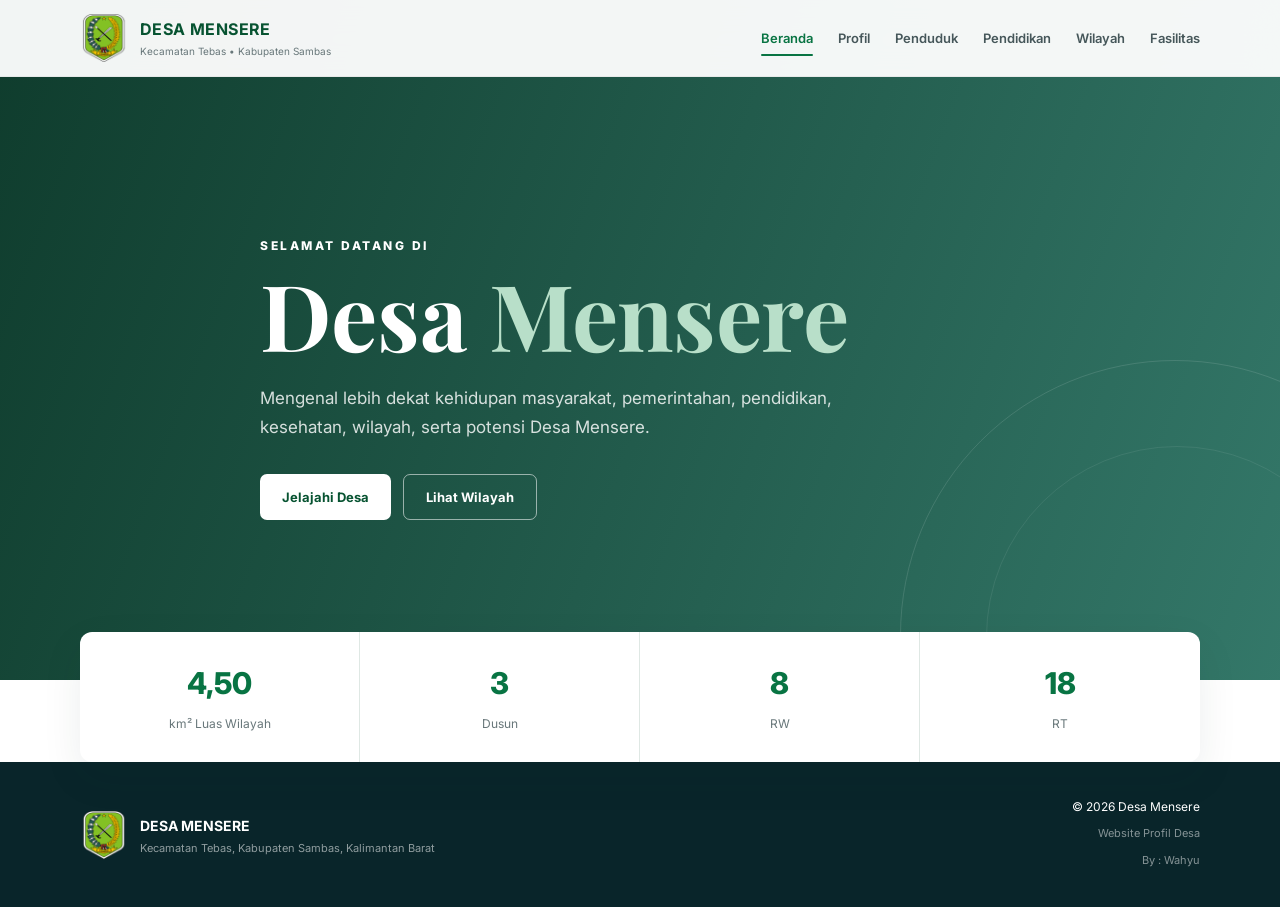
<file: index.html>
<!DOCTYPE html>
<html lang="id">
<head>
<meta charset="utf-8"/>
<meta content="width=device-width, initial-scale=1.0" name="viewport"/>
<meta content="Website Profil Desa Mensere, Kecamatan Tebas, Kabupaten Sambas, Kalimantan Barat" name="description"/>
<title>Desa Mensere | Beranda</title>
<!-- Google Font -->
<link href="https://fonts.googleapis.com" rel="preconnect"/>
<link crossorigin="" href="https://fonts.gstatic.com" rel="preconnect"/>
<link href="https://fonts.googleapis.com/css2?family=Inter:wght@400;500;600;700;800&amp;family=Playfair+Display:wght@600;700&amp;display=swap" rel="stylesheet"/>
<!-- Leaflet Map -->

<!-- CSS -->
<link href="style.css" rel="stylesheet"/>
</head>
<body>
<header class="header" id="header">
<div class="container nav">
<a class="brand" href="index.html">
<img alt="Logo Desa Mensere" src="images/mensere.png"/>
<div class="brand-text">
<strong>DESA MENSERE</strong>
<span>Kecamatan Tebas • Kabupaten Sambas</span>
</div>
</a>
<button aria-label="Menu" class="menu-toggle" id="menuToggle">

            ☰

        </button>
<nav class="nav-links" id="navLinks">
<a href="index.html">Beranda</a>
<a href="profil.html">Profil</a>
<a href="penduduk.html">Penduduk</a>
<a href="pendidikan.html">Pendidikan</a>
<a href="wilayah.html">Wilayah</a>
<a href="fasilitas.html">Fasilitas</a>
</nav>
</div>
</header>
<main>
<section class="hero" id="beranda">
<div class="hero-pattern"></div>
<div class="container hero-content">
<p class="eyebrow">
            SELAMAT DATANG DI
        </p>
<h1>
            Desa <span>Mensere</span>
</h1>
<p class="hero-description">

            Mengenal lebih dekat kehidupan masyarakat,
            pemerintahan, pendidikan, kesehatan,
            wilayah, serta potensi Desa Mensere.

        </p>
<div class="hero-buttons">
<a class="btn btn-primary" href="profil.html">
                Jelajahi Desa
            </a>
<a class="btn btn-outline" href="wilayah.html">
                Lihat Wilayah
            </a>
</div>
</div>
</section>
<section class="quick-stats">
<div class="container stats-grid">
<div class="stat-card">
<strong>4,50</strong>
<span>
                km² Luas Wilayah
            </span>
</div>
<div class="stat-card">
<strong>3</strong>
<span>
                Dusun
            </span>
</div>
<div class="stat-card">
<strong>8</strong>
<span>
                RW
            </span>
</div>
<div class="stat-card">
<strong>18</strong>
<span>
                RT
            </span>
</div>
</div>
</section>
</main>
<footer class="footer">
<div class="container footer-content">
<div class="footer-brand">
<img alt="Logo Desa Mensere" src="images/mensere.png"/>
<div>
<strong>
                    DESA MENSERE
                </strong>
<p>
                    Kecamatan Tebas,
                    Kabupaten Sambas,
                    Kalimantan Barat
                </p>
</div>
</div>
<div class="footer-right">
<p>
                © 2026 Desa Mensere
            </p>
<span>
                Website Profil Desa<br/> By : Wahyu
            </span>
</div>
</div>
</footer>
<script src="script.js"></script>
</body>
</html>
</file>
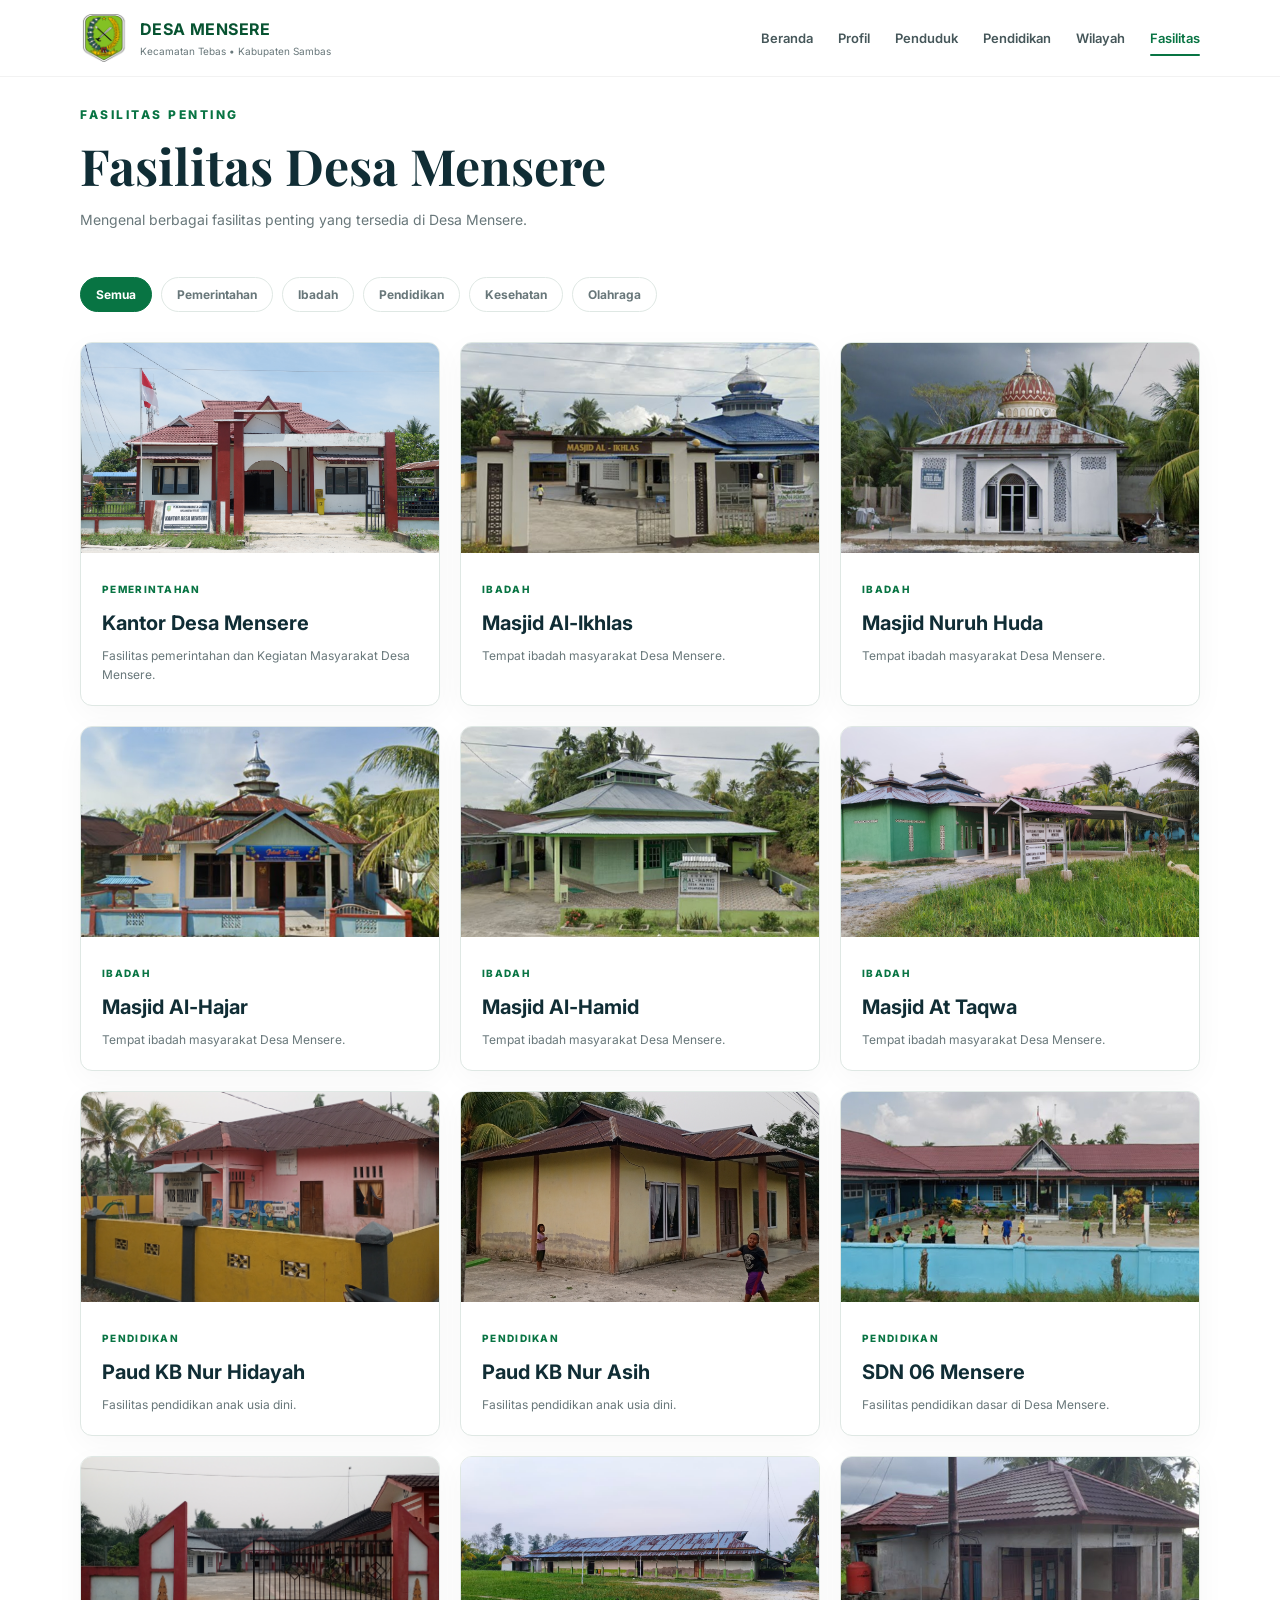
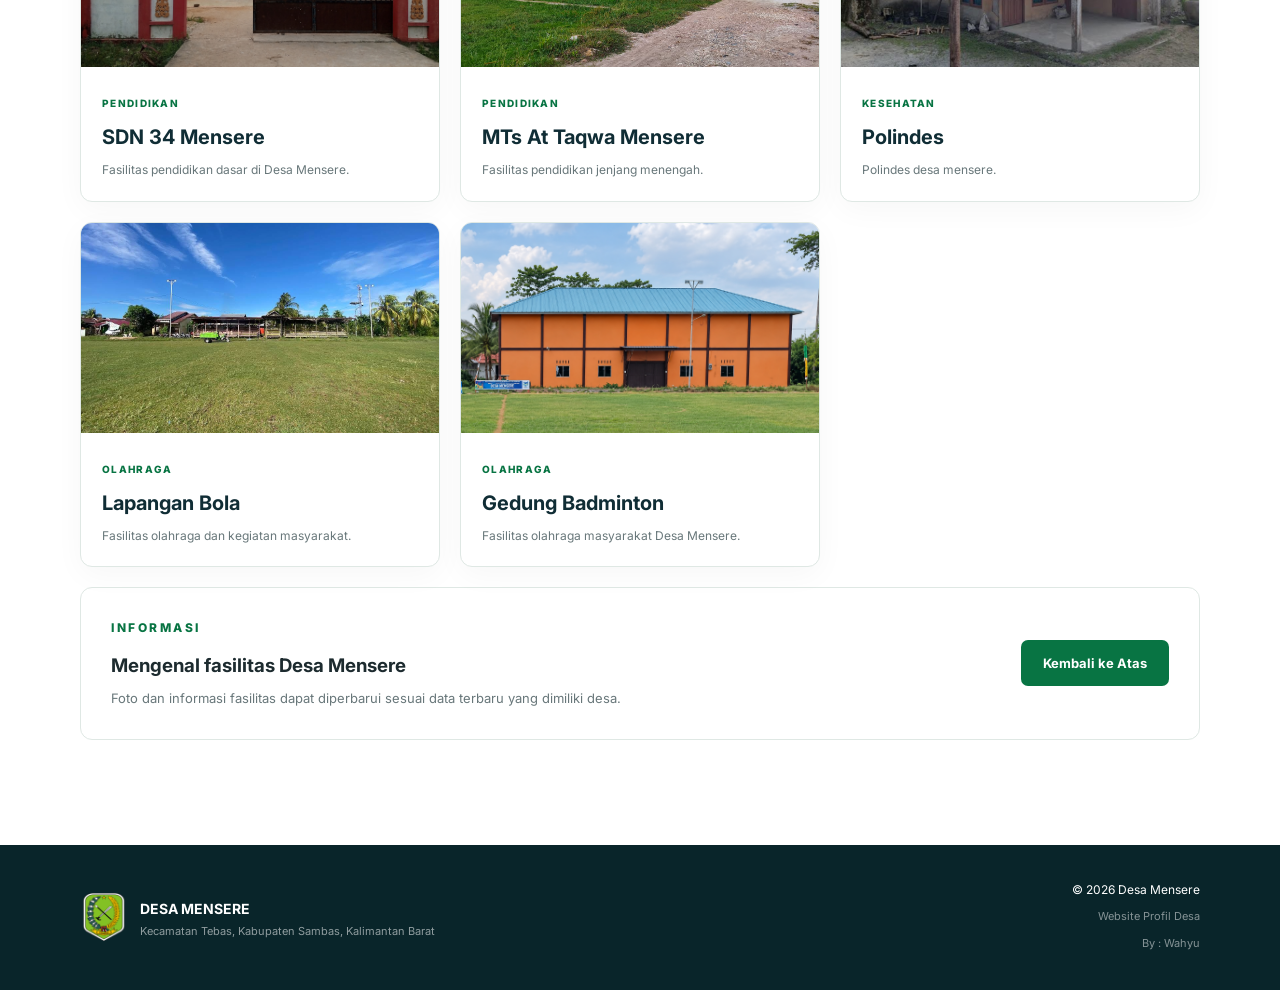
<file: fasilitas.html>
<!DOCTYPE html>
<html lang="id">
<head>
<meta charset="utf-8"/>
<meta content="width=device-width, initial-scale=1.0" name="viewport"/>
<meta content="Website Profil Desa Mensere, Kecamatan Tebas, Kabupaten Sambas, Kalimantan Barat" name="description"/>
<title>Desa Mensere | Fasilitas Desa</title>
<!-- Google Font -->
<link href="https://fonts.googleapis.com" rel="preconnect"/>
<link crossorigin="" href="https://fonts.gstatic.com" rel="preconnect"/>
<link href="https://fonts.googleapis.com/css2?family=Inter:wght@400;500;600;700;800&amp;family=Playfair+Display:wght@600;700&amp;display=swap" rel="stylesheet"/>
<!-- Leaflet Map -->

<!-- CSS -->
<link href="style.css" rel="stylesheet"/>
</head>
<body>
<header class="header" id="header">
<div class="container nav">
<a class="brand" href="index.html">
<img alt="Logo Desa Mensere" src="images/mensere.png"/>
<div class="brand-text">
<strong>DESA MENSERE</strong>
<span>Kecamatan Tebas • Kabupaten Sambas</span>
</div>
</a>
<button aria-label="Menu" class="menu-toggle" id="menuToggle">

            ☰

        </button>
<nav class="nav-links" id="navLinks">
<a href="index.html">Beranda</a>
<a href="profil.html">Profil</a>
<a href="penduduk.html">Penduduk</a>
<a href="pendidikan.html">Pendidikan</a>
<a href="wilayah.html">Wilayah</a>
<a href="fasilitas.html">Fasilitas</a>
</nav>
</div>
</header>
<main>
<section class="section" id="fasilitas">
<div class="container">
<div class="section-heading">
<p class="eyebrow green">FASILITAS PENTING</p>
<h2>Fasilitas Desa Mensere</h2>
<p>Mengenal berbagai fasilitas penting yang tersedia di Desa Mensere.</p>
</div>
<div aria-label="Filter fasilitas" class="facility-filters" role="group">
<button class="facility-filter active" data-filter="all">Semua</button>
<button class="facility-filter" data-filter="pemerintahan">Pemerintahan</button>
<button class="facility-filter" data-filter="ibadah">Ibadah</button>
<button class="facility-filter" data-filter="pendidikan">Pendidikan</button>
<button class="facility-filter" data-filter="kesehatan">Kesehatan</button>
<button class="facility-filter" data-filter="olahraga">Olahraga</button>
</div>
<div class="facility-photo-grid">
<article class="facility-photo-card" data-category="pemerintahan">
<div class="facility-photo-wrap">
<img alt="Kantor Desa Desa Mensere" loading="lazy" src="images/kantor-desa.jpg"/>
</div>
<div class="facility-photo-content">
<span class="facility-category">PEMERINTAHAN</span>
<h3>Kantor Desa Mensere</h3>
<p>Fasilitas pemerintahan dan Kegiatan Masyarakat Desa Mensere.</p>
</div>
</article>
<article class="facility-photo-card" data-category="ibadah">
<div class="facility-photo-wrap">
<img alt="Masjid Al-Ikhlas Desa Mensere" loading="lazy" src="images/mesjid1.jpg"/>
</div>
<div class="facility-photo-content">
<span class="facility-category">IBADAH</span>
<h3>Masjid Al-Ikhlas</h3>
<p>Tempat ibadah masyarakat Desa Mensere.</p>
</div>
</article>
<article class="facility-photo-card" data-category="ibadah">
<div class="facility-photo-wrap">
<img alt="Masjid 2 Desa Mensere" loading="lazy" src="images/mesjid2.jpg"/>
</div>
<div class="facility-photo-content">
<span class="facility-category">IBADAH</span>
<h3>Masjid Nuruh Huda</h3>
<p>Tempat ibadah masyarakat Desa Mensere.</p>
</div>
</article>
<article class="facility-photo-card" data-category="ibadah">
<div class="facility-photo-wrap">
<img alt="Masjid 3 Desa Mensere" loading="lazy" src="images/mesjid3.jpg"/>
</div>
<div class="facility-photo-content">
<span class="facility-category">IBADAH</span>
<h3>Masjid Al-Hajar</h3>
<p>Tempat ibadah masyarakat Desa Mensere.</p>
</div>
</article>
<article class="facility-photo-card" data-category="ibadah">
<div class="facility-photo-wrap">
<img alt="Masjid 4 Desa Mensere" loading="lazy" src="images/mesjid4.jpg"/>
</div>
<div class="facility-photo-content">
<span class="facility-category">IBADAH</span>
<h3>Masjid Al-Hamid</h3>
<p>Tempat ibadah masyarakat Desa Mensere.</p>
</div>
</article>
<article class="facility-photo-card" data-category="ibadah">
<div class="facility-photo-wrap">
<img alt="Masjid 5 Desa Mensere" loading="lazy" src="images/mesjid5.jpg"/>
</div>
<div class="facility-photo-content">
<span class="facility-category">IBADAH</span>
<h3>Masjid At Taqwa</h3>
<p>Tempat ibadah masyarakat Desa Mensere.</p>
</div>
</article>
<article class="facility-photo-card" data-category="pendidikan">
<div class="facility-photo-wrap">
<img alt="PAUD 1 Desa Mensere" loading="lazy" src="images/paud1.jpg"/>
</div>
<div class="facility-photo-content">
<span class="facility-category">PENDIDIKAN</span>
<h3>Paud KB Nur Hidayah</h3>
<p>Fasilitas pendidikan anak usia dini.</p>
</div>
</article>
<article class="facility-photo-card" data-category="pendidikan">
<div class="facility-photo-wrap">
<img alt="PAUD 2 Desa Mensere" loading="lazy" src="images/paud2.jpg"/>
</div>
<div class="facility-photo-content">
<span class="facility-category">PENDIDIKAN</span>
<h3>Paud KB Nur Asih</h3>
<p>Fasilitas pendidikan anak usia dini.</p>
</div>
</article>
<article class="facility-photo-card" data-category="pendidikan">
<div class="facility-photo-wrap">
<img alt="SD 1 Desa Mensere" loading="lazy" src="images/sd1.jpg"/>
</div>
<div class="facility-photo-content">
<span class="facility-category">PENDIDIKAN</span>
<h3>SDN 06 Mensere</h3>
<p>Fasilitas pendidikan dasar di Desa Mensere.</p>
</div>
</article>
<article class="facility-photo-card" data-category="pendidikan">
<div class="facility-photo-wrap">
<img alt="SD 2 Desa Mensere" loading="lazy" src="images/sd2.jpg"/>
</div>
<div class="facility-photo-content">
<span class="facility-category">PENDIDIKAN</span>
<h3>SDN 34 Mensere</h3>
<p>Fasilitas pendidikan dasar di Desa Mensere.</p>
</div>
</article>
<article class="facility-photo-card" data-category="pendidikan">
<div class="facility-photo-wrap">
<img alt="MTs Desa Mensere" loading="lazy" src="images/mts.jpg"/>
</div>
<div class="facility-photo-content">
<span class="facility-category">PENDIDIKAN</span>
<h3>MTs At Taqwa Mensere</h3>
<p>Fasilitas pendidikan jenjang menengah.</p>
</div>
</article>
<article class="facility-photo-card" data-category="kesehatan">
<div class="facility-photo-wrap">
<img alt="Polindes Desa Mensere" loading="lazy" src="images/polindes.jpg"/>
</div>
<div class="facility-photo-content">
<span class="facility-category">KESEHATAN</span>
<h3>Polindes</h3>
<p>Polindes desa mensere.</p>
</div>
</article>
<article class="facility-photo-card" data-category="olahraga">
<div class="facility-photo-wrap">
<img alt="Lapangan Bola Desa Mensere" loading="lazy" src="images/lapbol.jpg"/>
</div>
<div class="facility-photo-content">
<span class="facility-category">OLAHRAGA</span>
<h3>Lapangan Bola</h3>
<p>Fasilitas olahraga dan kegiatan masyarakat.</p>
</div>
</article>
<article class="facility-photo-card" data-category="olahraga">
<div class="facility-photo-wrap">
<img alt="Gedung Badminton Desa Mensere" loading="lazy" src="images/gor1.png"/>
</div>
<div class="facility-photo-content">
<span class="facility-category">OLAHRAGA</span>
<h3>Gedung Badminton</h3>
<p>Fasilitas olahraga masyarakat Desa Mensere.</p>
</div>
</article>
</div>
<div class="info-banner">
<div>
<p class="eyebrow green">INFORMASI</p>
<h3>Mengenal fasilitas Desa Mensere</h3>
<p>Foto dan informasi fasilitas dapat diperbarui sesuai data terbaru yang dimiliki desa.</p>
</div>
<a class="btn btn-primary" href="#beranda">Kembali ke Atas</a>
</div>
</div>
</section>
</main>
<footer class="footer">
<div class="container footer-content">
<div class="footer-brand">
<img alt="Logo Desa Mensere" src="images/mensere.png"/>
<div>
<strong>
                    DESA MENSERE
                </strong>
<p>
                    Kecamatan Tebas,
                    Kabupaten Sambas,
                    Kalimantan Barat
                </p>
</div>
</div>
<div class="footer-right">
<p>
                © 2026 Desa Mensere
            </p>
<span>
                Website Profil Desa<br/> By : Wahyu
            </span>
</div>
</div>
</footer>
<script src="script.js"></script>
</body>
</html>
</file>
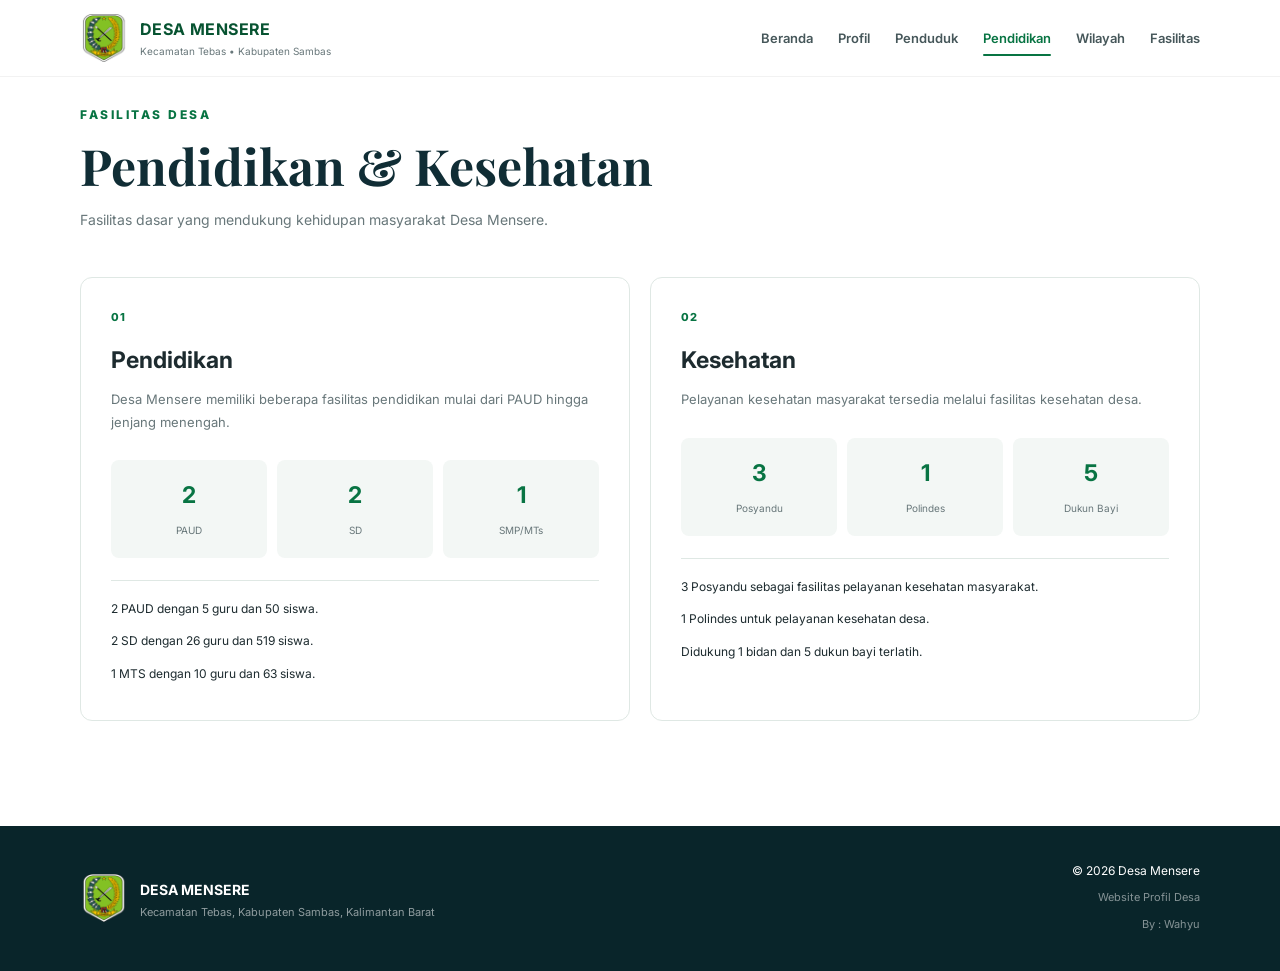
<file: pendidikan.html>
<!DOCTYPE html>
<html lang="id">
<head>
<meta charset="utf-8"/>
<meta content="width=device-width, initial-scale=1.0" name="viewport"/>
<meta content="Website Profil Desa Mensere, Kecamatan Tebas, Kabupaten Sambas, Kalimantan Barat" name="description"/>
<title>Desa Mensere | Pendidikan & Kesehatan</title>
<!-- Google Font -->
<link href="https://fonts.googleapis.com" rel="preconnect"/>
<link crossorigin="" href="https://fonts.gstatic.com" rel="preconnect"/>
<link href="https://fonts.googleapis.com/css2?family=Inter:wght@400;500;600;700;800&amp;family=Playfair+Display:wght@600;700&amp;display=swap" rel="stylesheet"/>
<!-- Leaflet Map -->

<!-- CSS -->
<link href="style.css" rel="stylesheet"/>
</head>
<body>
<header class="header" id="header">
<div class="container nav">
<a class="brand" href="index.html">
<img alt="Logo Desa Mensere" src="images/mensere.png"/>
<div class="brand-text">
<strong>DESA MENSERE</strong>
<span>Kecamatan Tebas • Kabupaten Sambas</span>
</div>
</a>
<button aria-label="Menu" class="menu-toggle" id="menuToggle">

            ☰

        </button>
<nav class="nav-links" id="navLinks">
<a href="index.html">Beranda</a>
<a href="profil.html">Profil</a>
<a href="penduduk.html">Penduduk</a>
<a href="pendidikan.html">Pendidikan</a>
<a href="wilayah.html">Wilayah</a>
<a href="fasilitas.html">Fasilitas</a>
</nav>
</div>
</header>
<main>
<section class="section" id="pendidikan">
<div class="container">
<div class="section-heading">
<p class="eyebrow green">
                FASILITAS DESA
            </p>
<h2>
                Pendidikan &amp; Kesehatan
            </h2>
<p>
                Fasilitas dasar yang mendukung
                kehidupan masyarakat Desa Mensere.
            </p>
</div>
<div class="facility-grid">
<!-- Pendidikan -->
<article class="facility-card">
<div class="facility-number">
                    01
                </div>
<h3>
                    Pendidikan
                </h3>
<p>

                    Desa Mensere memiliki beberapa
                    fasilitas pendidikan mulai dari
                    PAUD hingga jenjang menengah.

                </p>
<div class="facility-data">
<div>
<strong>2</strong>
<span>PAUD</span>
</div>
<div>
<strong>2</strong>
<span>SD</span>
</div>
<div>
<strong>1</strong>
<span>SMP/MTs</span>
</div>
</div>
<div class="detail-text">
<p>
                        2 PAUD dengan 5 guru dan
                        50 siswa.
                    </p>
<p>
                        2 SD dengan 26 guru dan
                        519 siswa.
                    </p>
<p>
                        1 MTS dengan 10 guru dan
                        63 siswa.
                    </p>
</div>
</article>
<!-- Kesehatan -->
<article class="facility-card">
<div class="facility-number">
                    02
                </div>
<h3>
                    Kesehatan
                </h3>
<p>

                    Pelayanan kesehatan masyarakat
                    tersedia melalui fasilitas kesehatan
                    desa.

                </p>
<div class="facility-data">
<div>
<strong>3</strong>
<span>Posyandu</span>
</div>
<div>
<strong>1</strong>
<span>Polindes</span>
</div>
<div>
<strong>5</strong>
<span>Dukun Bayi</span>
</div>
</div>
<div class="detail-text">
<p>
                        3 Posyandu sebagai fasilitas
                        pelayanan kesehatan masyarakat.
                    </p>
<p>
                        1 Polindes untuk pelayanan
                        kesehatan desa.
                    </p>
<p>
                        Didukung 1 bidan dan
                        5 dukun bayi terlatih.
                    </p>
</div>
</article>
</div>
</div>
</section>
</main>
<footer class="footer">
<div class="container footer-content">
<div class="footer-brand">
<img alt="Logo Desa Mensere" src="images/mensere.png"/>
<div>
<strong>
                    DESA MENSERE
                </strong>
<p>
                    Kecamatan Tebas,
                    Kabupaten Sambas,
                    Kalimantan Barat
                </p>
</div>
</div>
<div class="footer-right">
<p>
                © 2026 Desa Mensere
            </p>
<span>
                Website Profil Desa<br/> By : Wahyu
            </span>
</div>
</div>
</footer>
<script src="script.js"></script>
</body>
</html>
</file>
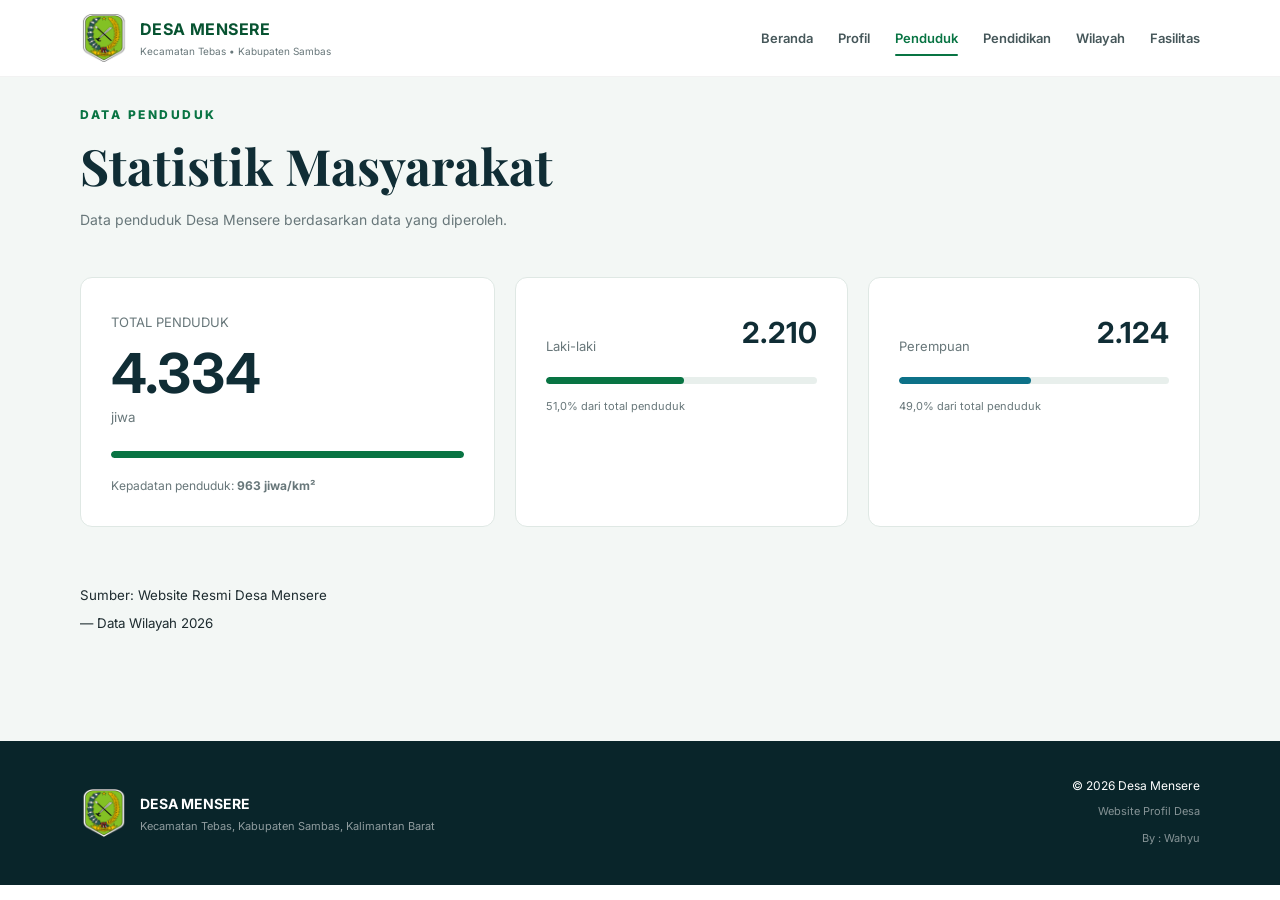
<file: penduduk.html>
<!DOCTYPE html>
<html lang="id">
<head>
<meta charset="utf-8"/>
<meta content="width=device-width, initial-scale=1.0" name="viewport"/>
<meta content="Website Profil Desa Mensere, Kecamatan Tebas, Kabupaten Sambas, Kalimantan Barat" name="description"/>
<title>Desa Mensere | Data Penduduk</title>
<!-- Google Font -->
<link href="https://fonts.googleapis.com" rel="preconnect"/>
<link crossorigin="" href="https://fonts.gstatic.com" rel="preconnect"/>
<link href="https://fonts.googleapis.com/css2?family=Inter:wght@400;500;600;700;800&amp;family=Playfair+Display:wght@600;700&amp;display=swap" rel="stylesheet"/>
<!-- Leaflet Map -->

<!-- CSS -->
<link href="style.css" rel="stylesheet"/>
</head>
<body>
<header class="header" id="header">
<div class="container nav">
<a class="brand" href="index.html">
<img alt="Logo Desa Mensere" src="images/mensere.png"/>
<div class="brand-text">
<strong>DESA MENSERE</strong>
<span>Kecamatan Tebas • Kabupaten Sambas</span>
</div>
</a>
<button aria-label="Menu" class="menu-toggle" id="menuToggle">

            ☰

        </button>
<nav class="nav-links" id="navLinks">
<a href="index.html">Beranda</a>
<a href="profil.html">Profil</a>
<a href="penduduk.html">Penduduk</a>
<a href="pendidikan.html">Pendidikan</a>
<a href="wilayah.html">Wilayah</a>
<a href="fasilitas.html">Fasilitas</a>
</nav>
</div>
</header>
<main>
<section class="section section-soft" id="penduduk">
<div class="container">
<div class="section-heading">
<p class="eyebrow green">
                DATA PENDUDUK
            </p>
<h2>
                Statistik Masyarakat
            </h2>
<p>
                Data penduduk Desa Mensere
                berdasarkan data yang diperoleh.
            </p>
</div>
<div class="population-grid">
<!-- Total -->
<div class="population-total">
<span>
                    TOTAL PENDUDUK
                </span>
<strong>
                    4.334
                </strong>
<small>
                    jiwa
                </small>
<div class="progress">
<span style="width:100%"></span>
</div>
<p>
                    Kepadatan penduduk:
                    <b>963 jiwa/km²</b>
</p>
</div>
<!-- Laki-laki -->
<div class="gender-card">
<div class="gender-head">
<span>
                        Laki-laki
                    </span>
<strong>
                        2.210
                    </strong>
</div>
<div class="progress">
<span style="width:51.0%"></span>
</div>
<small>
                    51,0% dari total penduduk
                </small>
</div>
<!-- Perempuan -->
<div class="gender-card">
<div class="gender-head">
<span>
                        Perempuan
                    </span>
<strong>
                        2.124
                    </strong>
</div>
<div class="progress female">
<span style="width:49.0%"></span>
</div>
<small>
                    49,0% dari total penduduk
                </small>
</div>
</div><br/><br/>
<small>     Sumber: Website Resmi Desa Mensere<br/> — Data Wilayah 2026</small>
</div>
</section>
</main>
<footer class="footer">
<div class="container footer-content">
<div class="footer-brand">
<img alt="Logo Desa Mensere" src="images/mensere.png"/>
<div>
<strong>
                    DESA MENSERE
                </strong>
<p>
                    Kecamatan Tebas,
                    Kabupaten Sambas,
                    Kalimantan Barat
                </p>
</div>
</div>
<div class="footer-right">
<p>
                © 2026 Desa Mensere
            </p>
<span>
                Website Profil Desa<br/> By : Wahyu
            </span>
</div>
</div>
</footer>
<script src="script.js"></script>
</body>
</html>
</file>
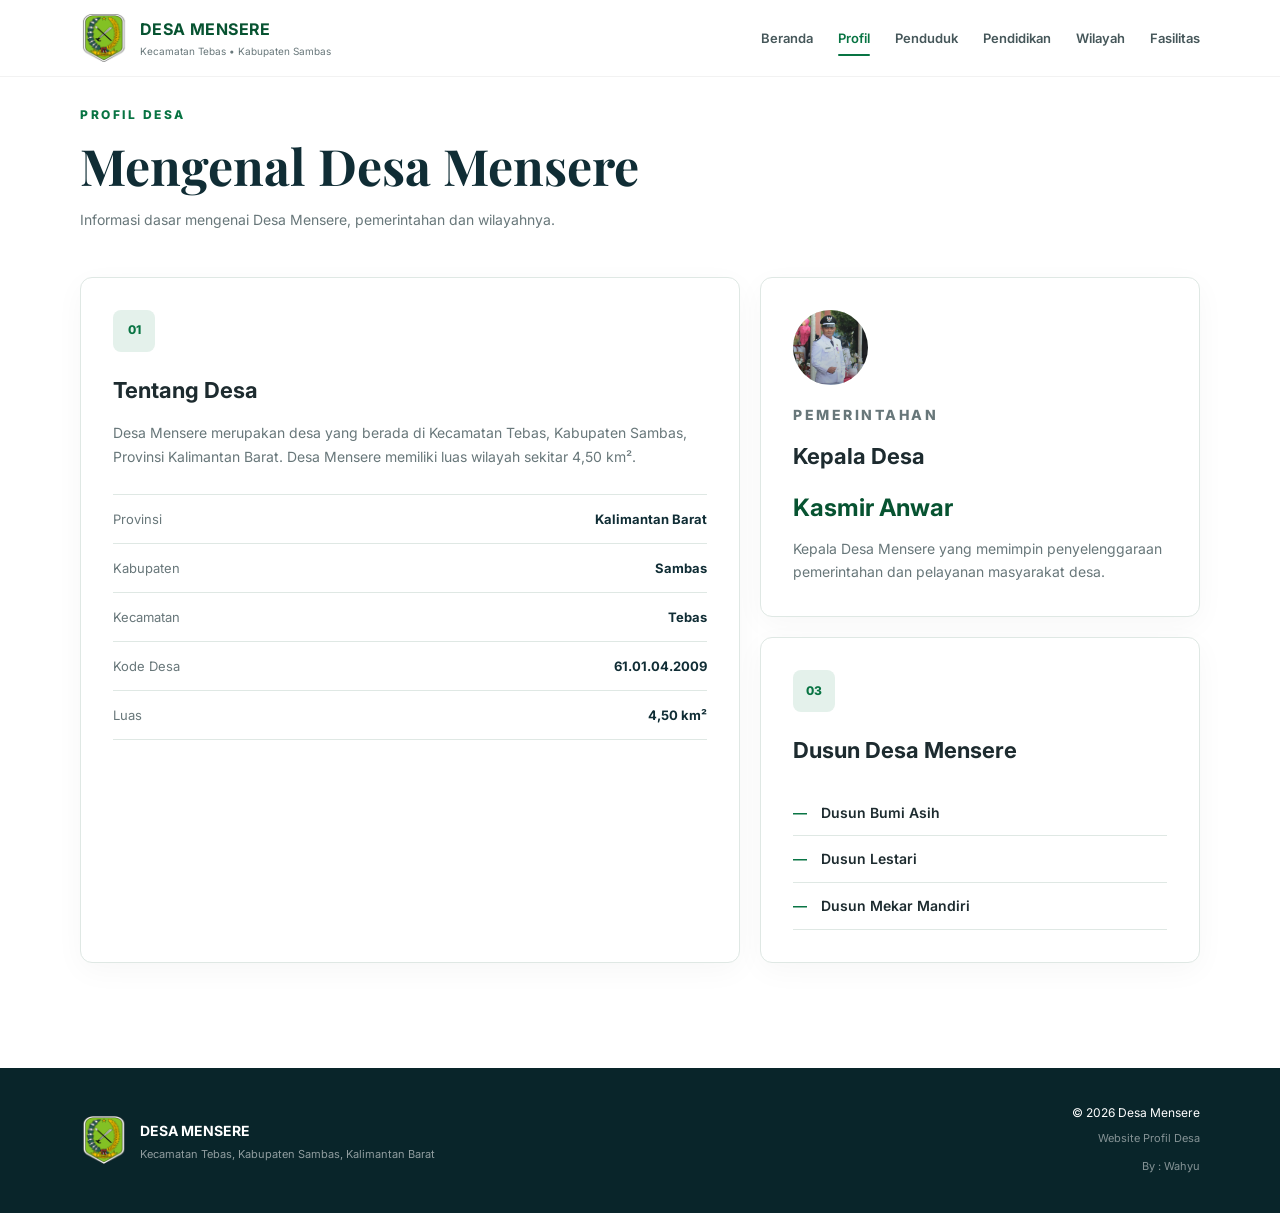
<file: profil.html>
<!DOCTYPE html>
<html lang="id">
<head>
<meta charset="utf-8"/>
<meta content="width=device-width, initial-scale=1.0" name="viewport"/>
<meta content="Website Profil Desa Mensere, Kecamatan Tebas, Kabupaten Sambas, Kalimantan Barat" name="description"/>
<title>Desa Mensere | Profil Desa</title>
<!-- Google Font -->
<link href="https://fonts.googleapis.com" rel="preconnect"/>
<link crossorigin="" href="https://fonts.gstatic.com" rel="preconnect"/>
<link href="https://fonts.googleapis.com/css2?family=Inter:wght@400;500;600;700;800&amp;family=Playfair+Display:wght@600;700&amp;display=swap" rel="stylesheet"/>
<!-- Leaflet Map -->

<!-- CSS -->
<link href="style.css" rel="stylesheet"/>
</head>
<body>
<header class="header" id="header">
<div class="container nav">
<a class="brand" href="index.html">
<img alt="Logo Desa Mensere" src="images/mensere.png"/>
<div class="brand-text">
<strong>DESA MENSERE</strong>
<span>Kecamatan Tebas • Kabupaten Sambas</span>
</div>
</a>
<button aria-label="Menu" class="menu-toggle" id="menuToggle">

            ☰

        </button>
<nav class="nav-links" id="navLinks">
<a href="index.html">Beranda</a>
<a href="profil.html">Profil</a>
<a href="penduduk.html">Penduduk</a>
<a href="pendidikan.html">Pendidikan</a>
<a href="wilayah.html">Wilayah</a>
<a href="fasilitas.html">Fasilitas</a>
</nav>
</div>
</header>
<main>
<section class="section" id="profil">
<div class="container">
<div class="section-heading">
<p class="eyebrow green">
                PROFIL DESA
            </p>
<h2>
                Mengenal Desa Mensere
            </h2>
<p>
                Informasi dasar mengenai Desa Mensere,
                pemerintahan dan wilayahnya.
            </p>
</div>
<div class="profile-grid">
<!-- Tentang Desa -->
<article class="profile-card main-profile">
<div class="number-box">
                    01
                </div>
<h3>
                    Tentang Desa
                </h3>
<p>

                    Desa Mensere merupakan desa yang berada
                    di Kecamatan Tebas, Kabupaten Sambas,
                    Provinsi Kalimantan Barat.

                    Desa Mensere memiliki luas wilayah
                    sekitar 4,50 km².

                </p>
<div class="info-list">
<div>
<span>Provinsi</span>
<strong>Kalimantan Barat</strong>
</div>
<div>
<span>Kabupaten</span>
<strong>Sambas</strong>
</div>
<div>
<span>Kecamatan</span>
<strong>Tebas</strong>
</div>
<div>
<span>Kode Desa</span>
<strong>61.01.04.2009</strong>
</div>
<div>
<span>Luas</span>
<strong>4,50 km²</strong>
</div>
</div>
</article>
<!-- Kepala Desa -->
<article class="profile-card leader-card">
<div class="leader-photo">
<img alt="Kasmir Anwar" src="images/pakpong.jpg"/>
</div>
<p class="eyebrow green">
                    PEMERINTAHAN
                </p>
<h3>
                    Kepala Desa
                </h3>
<h4>
                    Kasmir Anwar
                </h4>
<p>

                    Kepala Desa Mensere yang memimpin
                    penyelenggaraan pemerintahan dan
                    pelayanan masyarakat desa.

                </p>
</article>
<!-- Dusun -->
<article class="profile-card">
<div class="number-box">
                    03
                </div>
<h3>
                    Dusun Desa Mensere
                </h3>
<ul class="clean-list">
<li>
                        Dusun Bumi Asih
                    </li>
<li>
                        Dusun Lestari
                    </li>
<li>
                        Dusun Mekar Mandiri
                    </li>
</ul>
</article>
</div>
</div>
</section>
</main>
<footer class="footer">
<div class="container footer-content">
<div class="footer-brand">
<img alt="Logo Desa Mensere" src="images/mensere.png"/>
<div>
<strong>
                    DESA MENSERE
                </strong>
<p>
                    Kecamatan Tebas,
                    Kabupaten Sambas,
                    Kalimantan Barat
                </p>
</div>
</div>
<div class="footer-right">
<p>
                © 2026 Desa Mensere
            </p>
<span>
                Website Profil Desa<br/> By : Wahyu
            </span>
</div>
</div>
</footer>
<script src="script.js"></script>
</body>
</html>
</file>
<file: style.css>
/* =========================
   RESET
========================= */

* {
    margin: 0;
    padding: 0;
    box-sizing: border-box;
}

:root {

    --green: #087443;
    --green-dark: #075331;

    --blue: #0d7188;

    --navy: #102d35;

    --text: #1d2b2f;
    --muted: #68777a;

    --soft: #f3f7f5;

    --white: #ffffff;

    --line: #dfe8e4;

    --shadow:
        0 15px 40px rgba(13, 48, 37, .08);
}

html {
    scroll-behavior: smooth;
}

body {

    font-family:
        "Inter",
        Arial,
        sans-serif;

    color: var(--text);

    background:
        var(--white);

    line-height: 1.7;
}

a {
    color: inherit;
    text-decoration: none;
}

button {
    font-family: inherit;
}

.container {

    width:
        min(
            1120px,
            calc(100% - 40px)
        );

    margin: auto;
}



/* =========================
   NAVBAR
========================= */

.header {

    position: fixed;

    top: 0;
    left: 0;

    width: 100%;

    z-index: 1000;

    background:
        rgba(255,255,255,.95);

    backdrop-filter:
        blur(15px);

    border-bottom:
        1px solid rgba(0,0,0,.05);

    transition:
        .3s ease;
}

.header.scrolled {

    box-shadow:
        0 8px 25px
        rgba(0,0,0,.08);
}

.nav {

    min-height: 76px;

    display: flex;

    align-items: center;

    justify-content:
        space-between;

    gap: 30px;
}



/* LOGO */

.brand {

    display: flex;

    align-items: center;

    gap: 12px;
}

.brand img {

    width: 48px;
    height: 48px;

    object-fit: contain;
}

.brand-text strong {

    display: block;

    font-size: 16px;

    color:
        var(--green-dark);

    letter-spacing: .4px;
}

.brand-text span {

    display: block;

    font-size: 10px;

    color:
        var(--muted);
}



/* NAV MENU */

.nav-links {

    display: flex;

    align-items: center;

    gap: 25px;
}

.nav-links a {

    font-size: 13px;

    font-weight: 600;

    color:
        #46575a;

    transition:
        .25s ease;
}

.nav-links a:hover {

    color:
        var(--green);
}

.menu-toggle {

    display: none;

    border: none;

    background: transparent;

    color:
        var(--green-dark);

    font-size: 27px;

    cursor: pointer;
}



/* =========================
   HERO
========================= */

.hero {

    min-height: 680px;

    padding-top: 76px;

    display: flex;

    align-items: center;

    position: relative;

    overflow: hidden;

    background:

        linear-gradient(
            110deg,
            rgba(5,52,36,.96),
            rgba(7,90,72,.82)
        );
}

.hero-pattern {

    position: absolute;

    width: 550px;
    height: 550px;

    border:
        1px solid
        rgba(255,255,255,.12);

    border-radius: 50%;

    right: -170px;
    bottom: -230px;
}

.hero-pattern::before {

    content: "";

    position: absolute;

    width: 380px;
    height: 380px;

    border:
        1px solid
        rgba(255,255,255,.08);

    border-radius: 50%;

    left: 85px;
    top: 85px;
}

.hero-content {

    position: relative;

    z-index: 2;

    color:
        white;

    max-width:
        760px;
}

.eyebrow {

    font-size: 12px;

    font-weight: 800;

    letter-spacing: 2.5px;

    margin-bottom: 12px;
}

.hero h1 {

    font-family:
        "Playfair Display",
        Georgia,
        serif;

    font-size:
        clamp(55px, 9vw, 92px);

    line-height: 1;

    margin-bottom: 24px;
}

.hero h1 span {

    color:
        #b8dfc9;
}

.hero-description {

    max-width: 620px;

    font-size: 17px;

    color:
        rgba(255,255,255,.82);

    margin-bottom: 32px;
}



/* BUTTON */

.hero-buttons {

    display: flex;

    flex-wrap: wrap;

    gap: 12px;
}

.btn {

    min-height: 46px;

    padding:
        0 22px;

    border-radius: 7px;

    display: inline-flex;

    align-items: center;

    justify-content: center;

    font-size: 13px;

    font-weight: 700;

    transition:
        .25s ease;
}

.btn:hover {

    transform:
        translateY(-2px);
}

.btn-primary {

    background:
        var(--green);

    color:
        white;
}

.hero .btn-primary {

    background:
        white;

    color:
        var(--green-dark);
}

.btn-outline {

    border:
        1px solid
        rgba(255,255,255,.55);

    color:
        white;
}



/* =========================
   QUICK STATS
========================= */

.quick-stats {

    margin-top: -48px;

    position: relative;

    z-index: 10;
}

.stats-grid {

    display: grid;

    grid-template-columns:
        repeat(4,1fr);

    background:
        white;

    border-radius: 12px;

    box-shadow:
        var(--shadow);

    overflow: hidden;
}

.stat-card {

    padding:
        26px 20px;

    text-align: center;

    border-right:
        1px solid
        var(--line);
}

.stat-card:last-child {

    border-right: none;
}

.stat-card strong {

    display: block;

    font-size: 30px;

    color:
        var(--green);

    font-weight: 800;
}

.stat-card span {

    color:
        var(--muted);

    font-size: 12px;
}



/* =========================
   SECTION
========================= */

.section {

    padding:
        105px 0;
}

.section-soft {

    background:
        var(--soft);
}

.section-heading {

    max-width: 650px;

    margin-bottom: 45px;
}

.section-heading h2 {

    font-family:
        "Playfair Display",
        Georgia,
        serif;

    font-size:
        clamp(34px,5vw,50px);

    line-height: 1.15;

    color:
        var(--navy);

    margin-bottom: 13px;
}

.section-heading > p:last-child {

    color:
        var(--muted);

    font-size: 14px;
}

.green {

    color:
        var(--green);
}



/* =========================
   PROFILE
========================= */

.profile-grid {

    display: grid;

    grid-template-columns:
        1.5fr 1fr;

    gap: 20px;
}

.profile-card {

    background:
        white;

    border:
        1px solid
        var(--line);

    border-radius: 12px;

    padding: 32px;

    box-shadow:
        0 8px 30px
        rgba(0,0,0,.035);

    transition:
        .3s ease;
}

.profile-card:hover {

    transform:
        translateY(-4px);

    box-shadow:
        var(--shadow);
}

.main-profile {

    grid-row:
        span 2;
}

.number-box {

    width: 42px;
    height: 42px;

    display: grid;

    place-items: center;

    border-radius: 8px;

    background:
        #e4f1eb;

    color:
        var(--green);

    font-size: 12px;

    font-weight: 800;

    margin-bottom: 20px;
}

.profile-card h3 {

    font-size: 22px;

    margin-bottom: 12px;
}

.profile-card p {

    color:
        var(--muted);

    font-size: 14px;
}
.leader-photo {
    width: 165px;
    height: 165px;
    border-radius: 50%;
    overflow: hidden;
}

.leader-photo img {
    width: 100%;
    height: 100%;
    object-fit: cover;
    object-position: center top;
    display: block;
}



/* INFO LIST */

.info-list {

    margin-top: 25px;

    border-top:
        1px solid
        var(--line);
}

.info-list div {

    display: flex;

    justify-content:
        space-between;

    gap: 15px;

    padding:
        13px 0;

    border-bottom:
        1px solid
        var(--line);

    font-size: 13px;
}

.info-list span {

    color:
        var(--muted);
}

.info-list strong {

    color:
        var(--navy);

    text-align: right;
}



/* KEPALA DESA */

.leader-photo {

    width: 75px;
    height: 75px;

    display: grid;

    place-items: center;

    border-radius: 50%;

    background:
        #dcebe4;

    color:
        var(--green);

    font-size: 22px;

    font-weight: 800;

    margin-bottom: 18px;
}

.leader-card h4 {

    color:
        var(--green-dark);

    font-size: 24px;

    margin-bottom: 8px;
}



/* DUSUN */

.clean-list {

    list-style: none;

    margin-top: 20px;
}

.clean-list li {

    padding:
        11px 0;

    border-bottom:
        1px solid
        var(--line);

    font-size: 14px;

    font-weight: 600;
}

.clean-list li::before {

    content: "—";

    color:
        var(--green);

    margin-right: 10px;
}



/* =========================
   POPULATION
========================= */

.population-grid {

    display: grid;

    grid-template-columns:
        1.25fr 1fr 1fr;

    gap: 20px;
}

.population-total,
.gender-card {

    background:
        white;

    border:
        1px solid
        var(--line);

    border-radius: 12px;

    padding: 30px;
}

.population-total > span,
.gender-head span {

    color:
        var(--muted);

    font-size: 13px;
}

.population-total > strong {

    display: block;

    font-size: 55px;

    line-height: 1.1;

    color:
        var(--navy);

    margin-top: 8px;
}

.population-total small {

    color:
        var(--muted);
}

.population-total p {

    margin-top: 18px;

    color:
        var(--muted);

    font-size: 12px;
}



/* PROGRESS */

.progress {

    height: 7px;

    background:
        #e8efec;

    border-radius: 20px;

    overflow: hidden;

    margin-top: 20px;
}

.progress span {

    display: block;

    height: 100%;

    background:
        var(--green);

    border-radius: inherit;
}

.gender-head {

    display: flex;

    justify-content:
        space-between;

    align-items:
        end;
}

.gender-head strong {

    font-size: 29px;

    color:
        var(--navy);
}

.gender-card small {

    display: block;

    margin-top: 13px;

    color:
        var(--muted);

    font-size: 11px;
}

.progress.female span {

    background:
        var(--blue);
}



/* =========================
   FASILITAS
========================= */

.facility-grid {

    display: grid;

    grid-template-columns:
        1fr 1fr;

    gap: 20px;
}

.facility-card {

    border:
        1px solid
        var(--line);

    border-radius: 12px;

    padding: 30px;

    transition:
        .3s ease;
}

.facility-card:hover {

    transform:
        translateY(-4px);

    box-shadow:
        var(--shadow);
}

.facility-number {

    font-size: 11px;

    font-weight: 800;

    color:
        var(--green);

    letter-spacing: 1px;

    margin-bottom: 15px;
}

.facility-card h3 {

    font-size: 23px;

    margin-bottom: 8px;
}

.facility-card > p {

    color:
        var(--muted);

    font-size: 13px;
}

.facility-data {

    display: grid;

    grid-template-columns:
        repeat(3,1fr);

    gap: 10px;

    margin-top: 27px;
}

.facility-data div {

    background:
        var(--soft);

    padding:
        16px 10px;

    border-radius: 8px;

    text-align: center;
}

.facility-data strong {

    display: block;

    color:
        var(--green);

    font-size: 23px;
}

.facility-data span {

    color:
        var(--muted);

    font-size: 10px;
}

.detail-text {

    margin-top: 22px;

    border-top:
        1px solid
        var(--line);

    padding-top: 12px;
}

.detail-text p {

    font-size: 12px;

    padding:
        6px 0;
}



/* =========================
   WILAYAH
========================= */

.section-dark {

    background:
        var(--navy);

    color:
        white;
}

.section-heading.light h2 {

    color:
        white;
}

.section-heading.light > p:last-child {

    color:
        rgba(255,255,255,.65);
}

.map-layout {

    display: grid;

    grid-template-columns:
        1.25fr .75fr;

    gap: 20px;
}



/* MAP */

.map-box {

    background:
        white;

    border-radius: 12px;

    overflow: hidden;
}

.map {

    height: 420px;

    position: relative;

    overflow: hidden;

    background:
        #edf1e8;
}



/* JALAN */

.road {

    position: absolute;

    height: 7px;

    width: 120%;

    left: -10%;

    background:
        #d99570;

    transform:
        rotate(-12deg);
}

.road-1 {

    top: 270px;
}

.road-2 {

    top: 180px;

    height: 4px;

    background:
        #dfc98e;

    transform:
        rotate(20deg);
}



/* SUNGAI */

.river {

    position: absolute;

    width: 130%;

    height: 115px;

    left: -15%;

    top: 90px;

    background:
        #a9d4df;

    transform:
        rotate(-17deg);
}



/* GRID MAP */

.map::before {

    content: "";

    position: absolute;

    inset: 0;

    opacity: .5;

    background-image:

        linear-gradient(
            25deg,
            transparent 48%,
            #c4d0ca 49%,
            transparent 50%
        ),

        linear-gradient(
            150deg,
            transparent 48%,
            #c4d0ca 49%,
            transparent 50%
        );

    background-size:
        90px 70px,
        120px 100px;
}



/* PIN */

.map-pin {

    position: absolute;

    left: 53%;
    top: 51%;

    width: 50px;
    height: 50px;

    border-radius:
        50% 50% 50% 0;

    transform:
        rotate(-45deg);

    background:
        var(--green);

    color:
        white;

    display: grid;

    place-items: center;

    font-weight: 800;

    box-shadow:
        0 7px 18px
        rgba(0,0,0,.2);
}

.map-pin::after {

    content: "M";

    transform:
        rotate(45deg);
}



/* LABEL MAP */

.map-label {

    position: absolute;

    font-size: 12px;

    font-weight: 700;

    color:
        #405356;
}

.label-1 {

    left: 48%;
    top: 65%;
}

.label-2 {

    left: 8%;
    top: 24%;
}

.label-3 {

    right: 8%;
    bottom: 18%;
}



/* CAPTION */

.map-caption {

    padding:
        16px 20px;

    color:
        var(--text);

    display: flex;

    justify-content:
        space-between;

    gap: 15px;

    font-size: 12px;
}

.map-caption span {

    color:
        var(--muted);
}



/* TEMPAT */

.places {

    display: grid;

    gap: 12px;
}

.place-card {

    display: flex;

    gap: 18px;

    padding:
        20px;

    border:
        1px solid
        rgba(255,255,255,.12);

    border-radius: 10px;

    background:
        rgba(255,255,255,.04);

    transition:
        .3s ease;
}

.place-card:hover {

    background:
        rgba(255,255,255,.08);

    transform:
        translateX(4px);
}

.place-card > span {

    color:
        #8ec9ad;

    font-weight: 800;

    font-size: 12px;
}

.place-card h3 {

    font-size: 16px;

    margin-bottom: 4px;
}

.place-card p {

    color:
        rgba(255,255,255,.6);

    font-size: 12px;
}



/* =========================
   GALERI
========================= */

.gallery-grid {

    display: grid;

    grid-template-columns:
        1.4fr .8fr;

    gap: 15px;
}

.gallery-item {

    min-height: 210px;

    border-radius: 12px;

    overflow: hidden;

    position: relative;
}

.main-gallery {

    grid-row:
        span 2;

    min-height:
        435px;
}



/* TEMPAT FOTO */

.gallery-content {

    height: 100%;

    min-height: 210px;

    padding: 25px;

    display: flex;

    flex-direction: column;

    justify-content:
        flex-end;

    color:
        white;

    background:
        linear-gradient(
            180deg,
            rgba(0,0,0,.03),
            rgba(0,0,0,.72)
        ),

        linear-gradient(
            135deg,
            #b8d2c4,
            #337a5b
        );
}

.gallery-blue .gallery-content {

    background:
        linear-gradient(
            180deg,
            rgba(0,0,0,.03),
            rgba(0,0,0,.72)
        ),

        linear-gradient(
            135deg,
            #c4dfe5,
            #357a88
        );
}

.gallery-green .gallery-content {

    background:
        linear-gradient(
            180deg,
            rgba(0,0,0,.03),
            rgba(0,0,0,.72)
        ),

        linear-gradient(
            135deg,
            #d8e4c8,
            #68884e
        );
}

.gallery-content span {

    font-size: 14px;

    font-weight: 800;
}

.gallery-content small {

    opacity: .8;

    font-size: 11px;
}



/* =========================
   INFO
========================= */

.info-banner {

    margin-top: 20px;

    padding: 30px;

    border:
        1px solid
        var(--line);

    border-radius: 12px;

    display: flex;

    align-items: center;

    justify-content:
        space-between;

    gap: 25px;
}

.info-banner h3 {

    margin-bottom: 5px;
}

.info-banner p:last-child {

    color:
        var(--muted);

    font-size: 13px;

    max-width: 650px;
}



/* =========================
   FOOTER
========================= */

.footer {

    background:
        #09252a;

    color:
        white;

    padding:
        35px 0;
}

.footer-content {

    display: flex;

    align-items: center;

    justify-content:
        space-between;

    gap: 25px;
}

.footer-brand {

    display: flex;

    align-items: center;

    gap: 12px;
}

.footer-brand img {

    width: 48px;
    height: 48px;

    object-fit: contain;
}

.footer-brand strong {

    font-size: 14px;
}

.footer-brand p {

    color:
        rgba(255,255,255,.55);

    font-size: 11px;
}

.footer-right {

    text-align: right;
}

.footer-right p {

    font-size: 12px;
}

.footer-right span {

    color:
        rgba(255,255,255,.5);

    font-size: 11px;
}



/* =========================
   RESPONSIVE TABLET
========================= */

@media (max-width: 850px) {

    .nav-links {

        position: absolute;

        top: 76px;
        left: 0;

        width: 100%;

        padding:
            15px 20px 22px;

        background:
            white;

        flex-direction:
            column;

        align-items:
            flex-start;

        gap: 0;

        display: none;

        box-shadow:
            0 15px 25px
            rgba(0,0,0,.08);
    }

    .nav-links.active {

        display: flex;
    }

    .nav-links a {

        width: 100%;

        padding: 11px 0;

        border-bottom:
            1px solid
            var(--line);
    }

    .menu-toggle {

        display: block;
    }

    .stats-grid {

        grid-template-columns:
            1fr 1fr;
    }

    .stat-card {

        border-bottom:
            1px solid
            var(--line);
    }

    .profile-grid,
    .population-grid,
    .facility-grid,
    .map-layout {

        grid-template-columns:
            1fr;
    }

    .main-profile {

        grid-row:
            auto;
    }

    .gallery-grid {

        grid-template-columns:
            1fr 1fr;
    }

    .main-gallery {

        grid-column:
            span 2;

        grid-row:
            auto;
    }

}



/* =========================
   RESPONSIVE HP
========================= */

@media (max-width: 550px) {

    .container {

        width:
            min(
                100% - 28px,
                1120px
            );
    }

    .brand-text span {

        display: none;
    }

    .brand-text strong {

        font-size: 14px;
    }

    .hero {

        min-height: 600px;
    }

    .hero-description {

        font-size: 14px;
    }

    .section {

        padding:
            75px 0;
    }

    .section-heading {

        margin-bottom:
            30px;
    }

    .profile-card,
    .population-total,
    .gender-card,
    .facility-card {

        padding: 23px;
    }

    .facility-data {

        grid-template-columns:
            1fr;
    }

    .gallery-grid {

        grid-template-columns:
            1fr;
    }

    .main-gallery {

        grid-column:
            auto;

        min-height:
            250px;
    }

    .info-banner {

        flex-direction:
            column;

        align-items:
            flex-start;
    }

    .map {

        height:
            320px;
    }

    .map-caption {

        flex-direction:
            column;
    }

    .footer-content {

        flex-direction:
            column;

        align-items:
            flex-start;
    }

    .footer-right {

        text-align:
            left;
    }

}

/* =========================
   REAL MAP - LEAFLET
========================= */
.real-map {
    width: 100%;
    height: 430px;
    border-radius: 12px;
    overflow: hidden;
    border: 1px solid rgba(255,255,255,.12);
}

.map-link {
    display: inline-flex;
    margin-top: 15px;
    color: #b8dfc9;
    font-size: 13px;
    font-weight: 700;
    transition: .25s ease;
}

.map-link:hover {
    color: white;
    transform: translateX(3px);
}

/* =========================
   FACILITY PHOTOS
========================= */
.facility-filters {
    display: flex;
    flex-wrap: wrap;
    gap: 9px;
    margin-bottom: 30px;
}

.facility-filter {
    border: 1px solid var(--line);
    background: white;
    color: var(--muted);
    padding: 9px 15px;
    border-radius: 999px;
    font-size: 12px;
    font-weight: 700;
    cursor: pointer;
    transition: .25s ease;
}

.facility-filter:hover,
.facility-filter.active {
    background: var(--green);
    color: white;
    border-color: var(--green);
}

.facility-photo-grid {
    display: grid;
    grid-template-columns: repeat(3, 1fr);
    gap: 20px;
}

.facility-photo-card {
    background: white;
    border: 1px solid var(--line);
    border-radius: 12px;
    overflow: hidden;
    box-shadow: 0 8px 30px rgba(0,0,0,.035);
    transition: .3s ease;
}

.facility-photo-card:hover {
    transform: translateY(-5px);
    box-shadow: var(--shadow);
}

.facility-photo-wrap {
    width: 100%;
    height: 210px;
    background: var(--soft);
    overflow: hidden;
}

.facility-photo-wrap img {
    width: 100%;
    height: 100%;
    object-fit: cover;
    display: block;
    transition: transform .45s ease;
}

.facility-photo-card:hover .facility-photo-wrap img {
    transform: scale(1.04);
}

.facility-photo-content {
    padding: 21px;
}

.facility-category {
    display: inline-block;
    color: var(--green);
    font-size: 10px;
    font-weight: 800;
    letter-spacing: 1.3px;
    margin-bottom: 8px;
}

.facility-photo-content h3 {
    font-size: 20px;
    color: var(--navy);
    margin-bottom: 6px;
}

.facility-photo-content p {
    color: var(--muted);
    font-size: 12px;
    line-height: 1.6;
}

.facility-photo-card.is-hidden {
    display: none;
}

/* =========================
   ACTIVE NAV LINK
========================= */
.nav-links a {
    position: relative;
    padding: 7px 0;
}

.nav-links a::after {
    content: "";
    position: absolute;
    left: 0;
    bottom: 0;
    width: 0;
    height: 2px;
    background: var(--green);
    border-radius: 10px;
    transition: width .25s ease;
}

.nav-links a.active {
    color: var(--green);
}

.nav-links a.active::after {
    width: 100%;
}

@media (max-width: 850px) {
    .facility-photo-grid {
        grid-template-columns: 1fr 1fr;
    }

    .real-map {
        height: 380px;
    }
}

@media (max-width: 550px) {
    .facility-filters {
        gap: 7px;
    }

    .facility-filter {
        padding: 8px 12px;
        font-size: 11px;
    }

    .facility-photo-grid {
        grid-template-columns: 1fr;
    }

    .facility-photo-wrap {
        height: 230px;
    }

    .real-map {
        height: 320px;
    }
}
</file>
